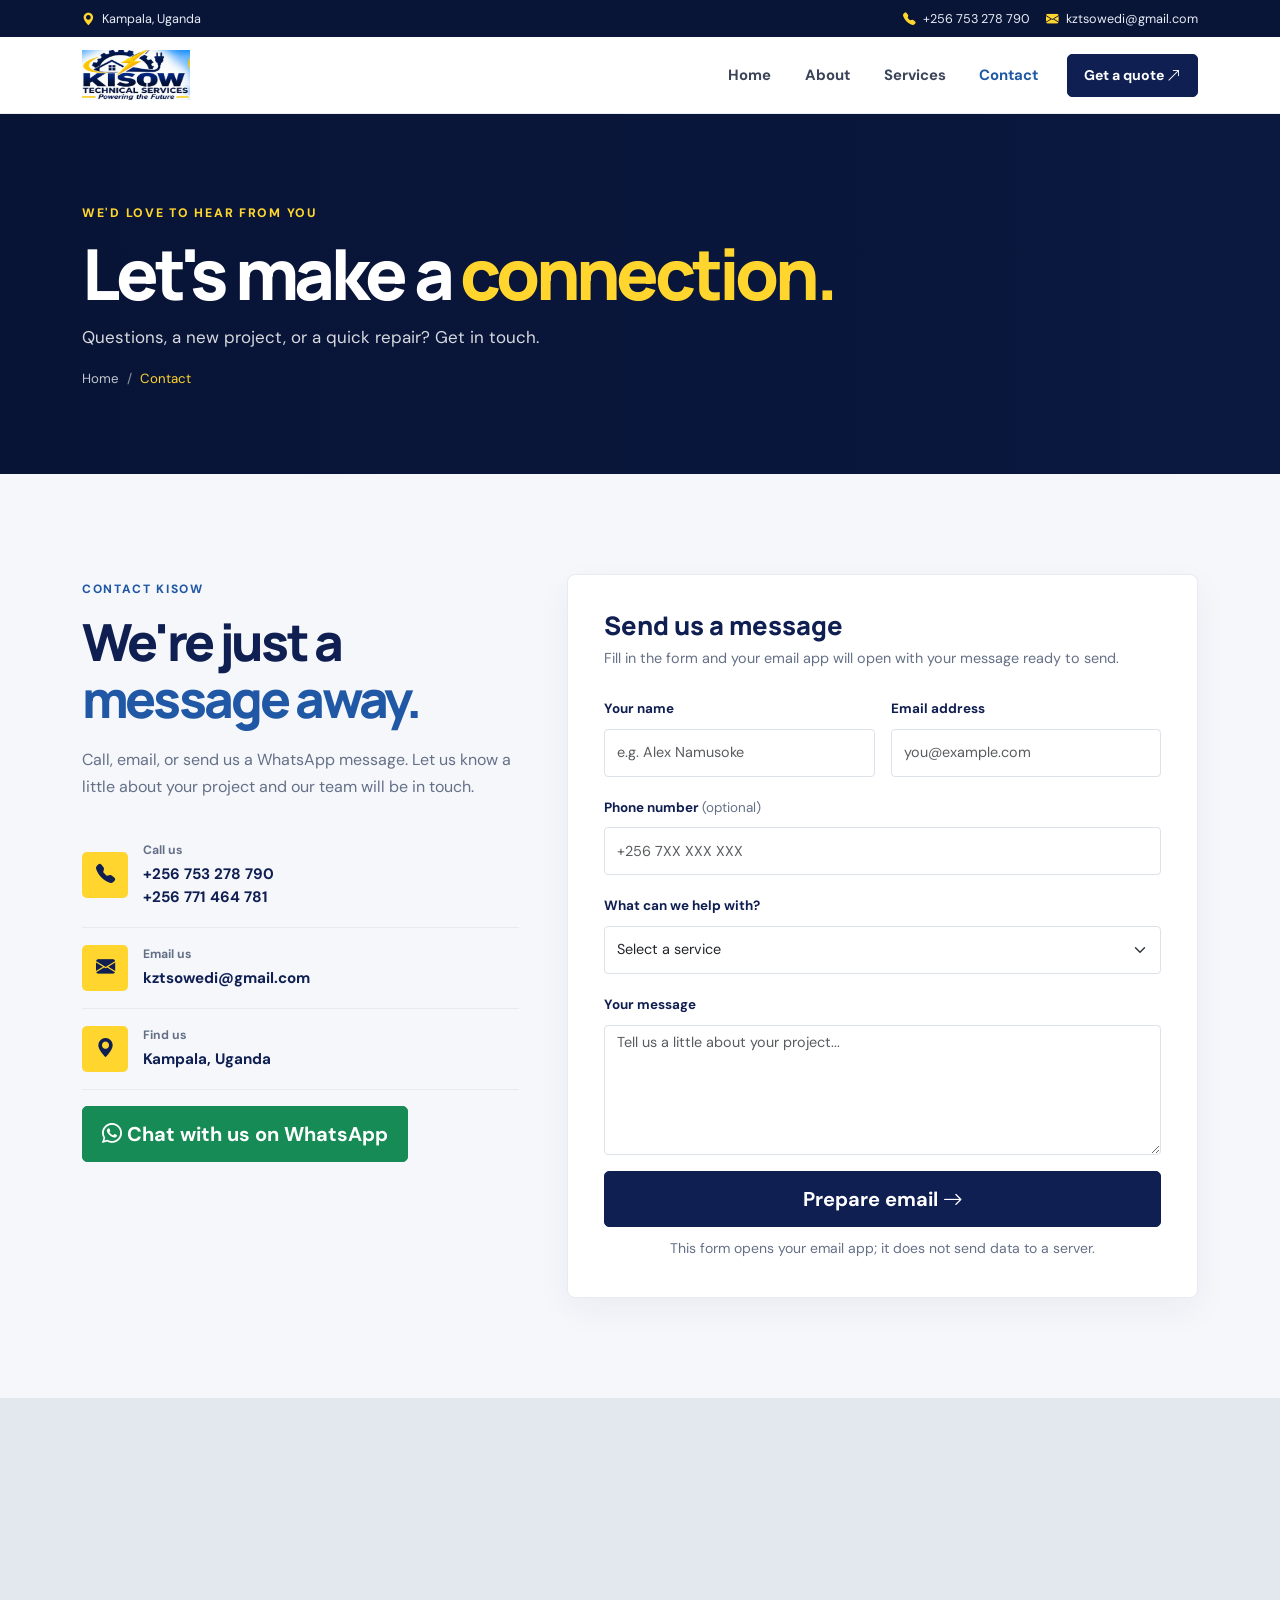
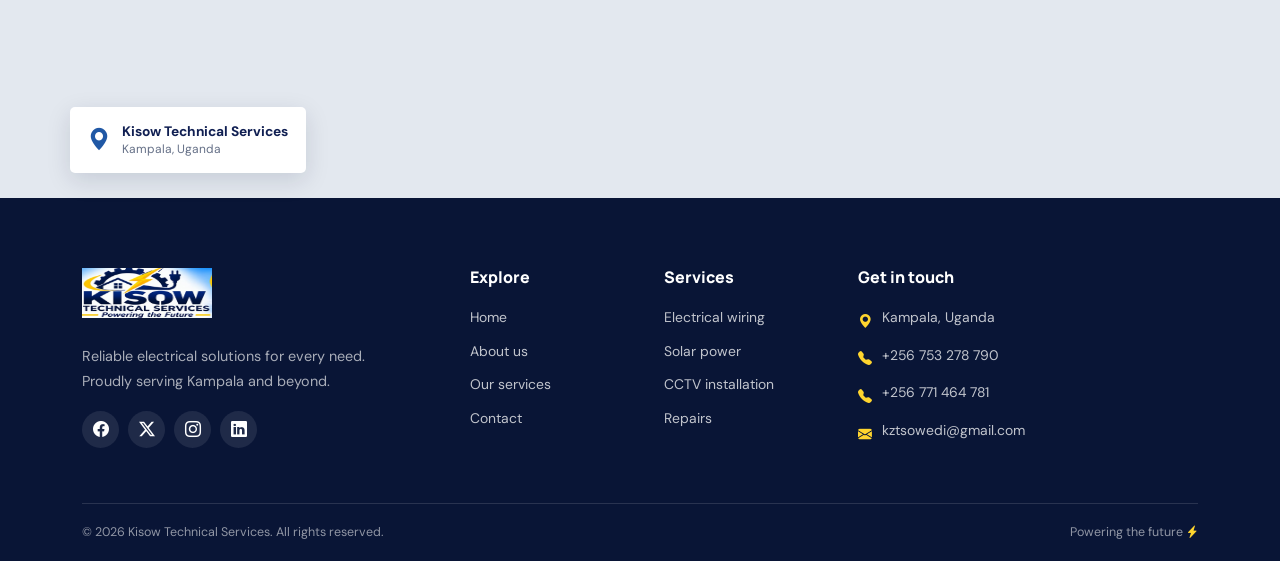
<file: contact.html>
<!doctype html>
<html lang="en">
<head>
  <meta charset="utf-8">
  <meta name="viewport" content="width=device-width, initial-scale=1">
  <meta name="description" content="Contact Kisow Technical Services in Kampala for electrical wiring, solar, CCTV, repairs, and other electrical projects.">
  <title>Contact Us | Kisow Technical Services</title>
  <link rel="preconnect" href="https://fonts.googleapis.com">
  <link rel="preconnect" href="https://fonts.gstatic.com" crossorigin>
  <link href="https://fonts.googleapis.com/css2?family=DM+Sans:wght@400;500;600;700&family=Manrope:wght@400;500;600;700;800&display=swap" rel="stylesheet">
  <link href="https://cdn.jsdelivr.net/npm/bootstrap@5.3.3/dist/css/bootstrap.min.css" rel="stylesheet">
  <link href="https://cdn.jsdelivr.net/npm/bootstrap-icons@1.11.3/font/bootstrap-icons.min.css" rel="stylesheet">
  <link href="https://cdnjs.cloudflare.com/ajax/libs/animate.css/4.1.1/animate.min.css" rel="stylesheet">
  <link rel="icon" type="image/png" href="assets/images/kisow-logo.png">
  <link rel="apple-touch-icon" href="assets/images/kisow-logo.png">
  <link href="assets/css/styles.css" rel="stylesheet">
</head>
<body>
  <div class="topbar"><div class="container d-flex flex-wrap justify-content-between align-items-center gap-2"><span><i class="bi bi-geo-alt-fill"></i> Kampala, Uganda</span><div class="d-flex flex-wrap gap-3"><a href="tel:+256753278790"><i class="bi bi-telephone-fill"></i> +256 753 278 790</a><a href="mailto:kztsowedi@gmail.com"><i class="bi bi-envelope-fill"></i> kztsowedi@gmail.com</a></div></div></div>
  <nav class="navbar navbar-expand-lg sticky-top site-nav" aria-label="Main navigation"><div class="container">
    <a class="navbar-brand brand" href="index.html" aria-label="Kisow Technical Services home"><img class="brand-logo" src="assets/images/kisow-logo.png" alt="Kisow Technical Services"></a>
    <button class="navbar-toggler" type="button" data-bs-toggle="collapse" data-bs-target="#mainNav" aria-controls="mainNav" aria-expanded="false" aria-label="Toggle navigation"><span class="navbar-toggler-icon"></span></button>
    <div class="collapse navbar-collapse" id="mainNav"><ul class="navbar-nav ms-auto align-items-lg-center gap-lg-2">
      <li class="nav-item"><a class="nav-link" href="index.html">Home</a></li><li class="nav-item"><a class="nav-link" href="about.html">About</a></li><li class="nav-item"><a class="nav-link" href="services.html">Services</a></li><li class="nav-item"><a class="nav-link active" aria-current="page" href="contact.html">Contact</a></li><li class="nav-item ms-lg-2"><a class="btn btn-primary nav-cta" href="contact.html">Get a quote <i class="bi bi-arrow-up-right"></i></a></li>
    </ul></div>
  </div></nav>
  <main>
    <section class="page-hero contact-hero"><div class="container"><span class="eyebrow animate__animated animate__fadeInDown">We'd love to hear from you</span><h1 class="animate__animated animate__fadeInUp">Let's make a <span>connection.</span></h1><p>Questions, a new project, or a quick repair? Get in touch.</p><nav aria-label="Breadcrumb"><ol class="breadcrumb"><li class="breadcrumb-item"><a href="index.html">Home</a></li><li class="breadcrumb-item active" aria-current="page">Contact</li></ol></nav></div></section>
    <section class="section-space contact-section"><div class="container"><div class="row g-5">
      <div class="col-lg-5"><span class="section-kicker">Contact Kisow</span><h2 class="section-title">We're just a<br><span>message away.</span></h2><p class="text-muted mb-4">Call, email, or send us a WhatsApp message. Let us know a little about your project and our team will be in touch.</p>
        <div class="contact-info-card"><span class="contact-icon"><i class="bi bi-telephone-fill"></i></span><div><small>Call us</small><a href="tel:+256753278790">+256 753 278 790</a><a href="tel:+256771464781">+256 771 464 781</a></div></div>
        <div class="contact-info-card"><span class="contact-icon"><i class="bi bi-envelope-fill"></i></span><div><small>Email us</small><a href="mailto:kztsowedi@gmail.com">kztsowedi@gmail.com</a></div></div>
        <div class="contact-info-card"><span class="contact-icon"><i class="bi bi-geo-alt-fill"></i></span><div><small>Find us</small><span>Kampala, Uganda</span></div></div>
        <a class="btn btn-whatsapp btn-lg mt-3" href="https://wa.me/256753278790" target="_blank" rel="noopener noreferrer"><i class="bi bi-whatsapp"></i> Chat with us on WhatsApp</a>
      </div>
      <div class="col-lg-7"><form class="contact-form" id="contactForm">
        <h2>Send us a message</h2><p>Fill in the form and your email app will open with your message ready to send.</p>
        <div class="row g-3">
          <div class="col-md-6"><label class="form-label" for="name">Your name</label><input class="form-control" id="name" name="name" type="text" autocomplete="name" placeholder="e.g. Alex Namusoke" required></div>
          <div class="col-md-6"><label class="form-label" for="email">Email address</label><input class="form-control" id="email" name="email" type="email" autocomplete="email" placeholder="you@example.com" required></div>
          <div class="col-12"><label class="form-label" for="phone">Phone number <span class="optional">(optional)</span></label><input class="form-control" id="phone" name="phone" type="tel" autocomplete="tel" placeholder="+256 7XX XXX XXX"></div>
          <div class="col-12"><label class="form-label" for="service">What can we help with?</label><select class="form-select" id="service" name="service"><option value="">Select a service</option><option>Domestic &amp; commercial wiring</option><option>Industrial electrical installation</option><option>Solar power systems</option><option>Electrical repairs &amp; maintenance</option><option>Power distribution &amp; control systems</option><option>CCTV camera installation</option><option>Yaka application &amp; installation</option><option>Wooden power lines</option><option>Other</option></select></div>
          <div class="col-12"><label class="form-label" for="message">Your message</label><textarea class="form-control" id="message" name="message" rows="5" placeholder="Tell us a little about your project..." required></textarea></div>
          <div class="col-12"><button class="btn btn-primary btn-lg w-100" type="submit">Prepare email <i class="bi bi-arrow-right"></i></button><div class="form-status" id="formStatus" role="status" aria-live="polite"></div><small class="form-note">This form opens your email app; it does not send data to a server.</small></div>
        </div>
      </form></div>
    </div></div></section>
    <section class="map-section"><iframe title="Map showing Kampala, Uganda" src="https://maps.google.com/maps?q=Kampala%2C%20Uganda&t=&z=12&ie=UTF8&iwloc=&output=embed" loading="lazy" referrerpolicy="no-referrer-when-downgrade" allowfullscreen></iframe><div class="map-label"><i class="bi bi-geo-alt-fill"></i><span><strong>Kisow Technical Services</strong><small>Kampala, Uganda</small></span></div></section>
  </main>
  <footer class="site-footer"><div class="container"><div class="row g-5">
    <div class="col-lg-4"><a class="brand footer-brand" href="index.html"><img class="brand-logo" src="assets/images/kisow-logo.png" alt="Kisow Technical Services"></a><p class="footer-about">Reliable electrical solutions for every need. Proudly serving Kampala and beyond.</p><div class="social-links" aria-label="Social media"><a href="https://www.facebook.com/" aria-label="Facebook" target="_blank" rel="noopener noreferrer"><i class="bi bi-facebook"></i></a><a href="https://twitter.com/" aria-label="Twitter" target="_blank" rel="noopener noreferrer"><i class="bi bi-twitter-x"></i></a><a href="https://www.instagram.com/" aria-label="Instagram" target="_blank" rel="noopener noreferrer"><i class="bi bi-instagram"></i></a><a href="https://www.linkedin.com/" aria-label="LinkedIn" target="_blank" rel="noopener noreferrer"><i class="bi bi-linkedin"></i></a></div></div>
    <div class="col-6 col-lg-2"><h2 class="footer-title">Explore</h2><ul class="footer-links"><li><a href="index.html">Home</a></li><li><a href="about.html">About us</a></li><li><a href="services.html">Our services</a></li><li><a href="contact.html">Contact</a></li></ul></div>
    <div class="col-6 col-lg-2"><h2 class="footer-title">Services</h2><ul class="footer-links"><li><a href="services.html#wiring">Electrical wiring</a></li><li><a href="services.html#solar">Solar power</a></li><li><a href="services.html#cctv">CCTV installation</a></li><li><a href="services.html#repairs">Repairs</a></li></ul></div>
    <div class="col-lg-4"><h2 class="footer-title">Get in touch</h2><ul class="footer-contact"><li><i class="bi bi-geo-alt-fill"></i><span>Kampala, Uganda</span></li><li><i class="bi bi-telephone-fill"></i><a href="tel:+256753278790">+256 753 278 790</a></li><li><i class="bi bi-telephone-fill"></i><a href="tel:+256771464781">+256 771 464 781</a></li><li><i class="bi bi-envelope-fill"></i><a href="mailto:kztsowedi@gmail.com">kztsowedi@gmail.com</a></li></ul></div>
  </div><div class="footer-bottom"><span>© <span data-current-year>2026</span> Kisow Technical Services. All rights reserved.</span><span>Powering the future <i class="bi bi-lightning-charge-fill"></i></span></div></div></footer>
  <script src="https://cdn.jsdelivr.net/npm/bootstrap@5.3.3/dist/js/bootstrap.bundle.min.js"></script><script src="assets/js/main.js"></script>
</body>
</html>
</file>
<file: assets/css/styles.css>
/* Kisow palette: ink navy, electric blue, warm yellow, and clean ivory. */
:root {
  --navy: #101f52;
  --navy-deep: #091536;
  --blue: #2058a5;
  --yellow: #ffd52e;
  --ivory: #fffdf6;
  --soft: #f5f7fb;
  --text: #18213a;
  --muted: #657087;
  --border: #e7eaf0;
  --font-body: "DM Sans", sans-serif;
  --font-heading: "Manrope", sans-serif;
}

* { box-sizing: border-box; }
html { scroll-behavior: smooth; scroll-padding-top: 90px; }
body { margin: 0; color: var(--text); font-family: var(--font-body); font-size: 16px; line-height: 1.7; }
a { color: inherit; text-decoration: none; }
a:hover { color: var(--blue); }
img { max-width: 100%; }
.topbar { background: var(--navy-deep); color: #e8edf7; font-size: .79rem; padding: 8px 0; }
.topbar .container > span, .topbar a { display: inline-flex; align-items: center; gap: 7px; }
.topbar i { color: var(--yellow); }
.topbar a:hover { color: var(--yellow); }
.site-nav { z-index: 1000; background: rgba(255,255,255,.97); border-bottom: 1px solid rgba(16,31,82,.08); }
.brand { display: inline-flex; align-items: center; color: var(--navy); }
.brand:hover { color: var(--navy); }
.brand-logo { display: block; width: 108px; height: 50px; }
.navbar-nav .nav-link { color: #3a4358; padding: .7rem .8rem !important; font-size: .93rem; font-weight: 700; }
.navbar-nav .nav-link:hover, .navbar-nav .nav-link.active { color: var(--blue); }
.btn { border-radius: 5px; font-weight: 700; padding: .75rem 1.2rem; }
.btn-primary { --bs-btn-bg: var(--navy); --bs-btn-border-color: var(--navy); --bs-btn-hover-bg: var(--blue); --bs-btn-hover-border-color: var(--blue); --bs-btn-active-bg: var(--blue); --bs-btn-active-border-color: var(--blue); }
.btn-yellow { background: var(--yellow); border: 2px solid var(--yellow); color: var(--navy-deep); }
.btn-yellow:hover { background: #ffe26a; border-color: #ffe26a; color: var(--navy-deep); transform: translateY(-2px); }
.nav-cta { padding: .62rem 1rem; font-size: .88rem; }
.navbar-toggler { border-color: var(--border); }
.navbar-toggler:focus { box-shadow: 0 0 0 .2rem rgba(32,88,165,.16); }

.hero-carousel, .hero-carousel .carousel, .hero-carousel .carousel-inner, .hero-carousel .carousel-item { height: min(690px, 76vh); min-height: 540px; }
.hero-carousel { position: relative; }
.hero-image { height: 100%; object-fit: cover; object-position: center 54%; }
.hero-shade { position: absolute; inset: 0; background: linear-gradient(90deg, rgba(7,19,51,.88) 0%, rgba(7,19,51,.66) 48%, rgba(7,19,51,.12) 100%); }
.carousel-caption { left: 50%; right: auto; bottom: auto; top: 50%; transform: translate(-50%,-46%); padding: 0 12px 35px; }
.carousel-caption .eyebrow { margin-bottom: 18px; }
.eyebrow { display: inline-block; color: var(--yellow); font-size: .77rem; font-weight: 800; letter-spacing: .14em; text-transform: uppercase; }
.carousel-caption h1, .carousel-caption h2 { max-width: 800px; margin: 0 0 16px; color: white; font-family: var(--font-heading); font-size: clamp(2.8rem, 6vw, 5rem); font-weight: 800; letter-spacing: -.055em; line-height: 1.08; }
.carousel-caption h1 span, .carousel-caption h2 span { color: var(--yellow); }
.carousel-caption p { max-width: 610px; margin: 0 0 27px; color: rgba(255,255,255,.86); font-size: 1.07rem; }
.carousel-caption .btn-outline-light:hover { color: var(--navy); }
.carousel-indicators { z-index: 4; margin-bottom: 49px; }
.carousel-control-prev, .carousel-control-next { z-index: 4; width: 8%; }
.hero-note { position: absolute; right: 0; bottom: 0; left: 0; z-index: 4; display: flex; justify-content: center; align-items: center; gap: 15px; min-height: 50px; background: var(--yellow); color: var(--navy); font-size: .83rem; font-weight: 800; }
.hero-note i { font-size: 1rem; }
.hero-note > span { width: 4px; height: 4px; background: var(--navy); border-radius: 50%; }
.section-space { padding: 100px 0; }
.section-kicker { display: inline-block; margin-bottom: 13px; color: var(--blue); font-size: .75rem; font-weight: 800; letter-spacing: .14em; text-transform: uppercase; }
.section-title { margin: 0 0 18px; color: var(--navy); font-family: var(--font-heading); font-size: clamp(2.2rem,4vw,3.35rem); font-weight: 800; letter-spacing: -.055em; line-height: 1.12; }
.section-title span { color: var(--blue); }
.section-lead { color: var(--text); font-size: 1.12rem; font-weight: 600; line-height: 1.7; }
.text-muted { color: var(--muted) !important; }
.image-stack { position: relative; padding: 0 35px 30px 0; }
.intro-image { position: relative; z-index: 1; width: 100%; height: 470px; border-radius: 8px; object-fit: cover; }
.image-accent { position: absolute; right: 0; bottom: 0; width: 72%; height: 75%; border: 8px solid var(--yellow); border-radius: 8px; }
.experience-badge { position: absolute; right: 7px; bottom: 63px; z-index: 2; display: flex; flex-direction: column; align-items: flex-start; padding: 16px 21px; color: var(--navy); background: var(--yellow); border-radius: 5px; box-shadow: 0 9px 24px rgba(9,21,54,.16); }
.experience-badge strong { font-family: var(--font-heading); font-size: 1.3rem; font-weight: 800; line-height: 1.2; }
.experience-badge span { font-size: .77rem; font-weight: 700; }
.experience-badge i { position: absolute; top: -13px; right: -10px; font-size: 1.7rem; }
.text-link { display: inline-flex; align-items: center; gap: 9px; margin-top: 6px; color: var(--blue); font-weight: 800; }
.text-link:hover { gap: 14px; color: var(--navy); }
.trust-points { display: flex; flex-wrap: wrap; gap: 25px; padding-top: 28px; margin-top: 28px; border-top: 1px solid var(--border); }
.trust-points > div { display: flex; align-items: center; gap: 10px; color: var(--navy); font-size: .8rem; font-weight: 800; line-height: 1.35; }
.trust-points i { color: var(--blue); font-size: 1.5rem; }
.services-section, .values-section { background: var(--soft); }
.section-heading { max-width: 700px; margin: 0 auto; }
.section-heading > p { color: var(--muted); }
.service-card { height: 100%; padding: 31px 27px 25px; background: #fff; border: 1px solid var(--border); border-radius: 7px; transition: transform .22s ease, box-shadow .22s ease, border-color .22s ease; }
.service-card:hover, .detail-card:hover { transform: translateY(-5px); border-color: rgba(32,88,165,.28); box-shadow: 0 18px 38px rgba(16,31,82,.09); }
.service-icon { display: grid; place-items: center; width: 54px; height: 54px; margin-bottom: 22px; color: var(--navy); background: #fff3bd; border-radius: 5px; font-size: 1.55rem; }
.service-card h3, .value-card h3 { margin-bottom: 10px; color: var(--navy); font-family: var(--font-heading); font-size: 1.15rem; font-weight: 800; }
.service-card p, .value-card p { margin-bottom: 18px; color: var(--muted); font-size: .93rem; }
.service-card > a, .detail-body > a { display: inline-flex; align-items: center; gap: 8px; color: var(--blue); font-size: .87rem; font-weight: 800; }
.service-card > a:hover, .detail-body > a:hover { gap: 13px; color: var(--navy); }
.cta-band { padding: 55px 0; color: white; background: var(--navy); }
.cta-band .section-kicker { margin-bottom: 7px; color: var(--yellow); }
.cta-band h2 { margin: 0 0 6px; color: white; font-family: var(--font-heading); font-size: clamp(1.7rem,3vw,2.4rem); font-weight: 800; letter-spacing: -.04em; }
.cta-band p { margin: 0; color: rgba(255,255,255,.72); }
.btn-outline-light { border-width: 2px; }

.site-footer { padding: 70px 0 0; color: rgba(255,255,255,.75); background: var(--navy-deep); }
.footer-brand { color: #fff; }
.footer-brand:hover { color: #fff; }
.footer-brand .brand-logo { width: 130px; }
.footer-about { max-width: 320px; margin: 18px 0; color: rgba(255,255,255,.65); font-size: .9rem; }
.social-links { display: flex; gap: 9px; }
.social-links a { display: grid; place-items: center; width: 37px; height: 37px; color: #fff; background: rgba(255,255,255,.09); border-radius: 50%; transition: background .2s ease, color .2s ease; }
.social-links a:hover { color: var(--navy); background: var(--yellow); }
.footer-title { margin-bottom: 19px; color: #fff; font-family: var(--font-heading); font-size: 1rem; font-weight: 800; }
.footer-links, .footer-contact { display: grid; gap: 10px; padding: 0; margin: 0; list-style: none; font-size: .87rem; }
.footer-links a:hover, .footer-contact a:hover { color: var(--yellow); }
.footer-contact li { display: flex; align-items: flex-start; gap: 10px; }
.footer-contact i { margin-top: 4px; color: var(--yellow); }
.footer-bottom { display: flex; flex-wrap: wrap; justify-content: space-between; gap: 12px; margin-top: 55px; padding: 18px 0; border-top: 1px solid rgba(255,255,255,.13); color: rgba(255,255,255,.55); font-size: .78rem; }
.footer-bottom i { color: var(--yellow); }

.page-hero { position: relative; display: flex; align-items: center; min-height: 360px; padding: 65px 0; overflow: hidden; color: #fff; background-color: var(--navy); background-position: center 55%; background-size: cover; }
.page-hero::before { position: absolute; inset: 0; content: ""; background: linear-gradient(90deg, rgba(7,19,51,.91), rgba(7,19,51,.6)); }
.page-hero .container { position: relative; z-index: 1; }
.page-hero h1 { max-width: 850px; margin: 10px 0; color: white; font-family: var(--font-heading); font-size: clamp(2.5rem,5.5vw,4.4rem); font-weight: 800; letter-spacing: -.06em; line-height: 1.1; }
.page-hero h1 span { color: var(--yellow); }
.page-hero p { margin-bottom: 17px; color: rgba(255,255,255,.84); font-size: 1.06rem; }
.page-hero .breadcrumb { margin: 0; }
.page-hero .breadcrumb-item, .page-hero .breadcrumb-item a { color: rgba(255,255,255,.75); font-size: .83rem; }
.page-hero .breadcrumb-item.active { color: var(--yellow); }
.page-hero .breadcrumb-item + .breadcrumb-item::before { color: rgba(255,255,255,.55); }
.about-hero { background-image: url("https://images.pexels.com/photos/257700/pexels-photo-257700.jpeg?auto=compress&cs=tinysrgb&w=1800"); }
.services-hero { background-image: url("https://images.pexels.com/photos/159160/electrical-cable-ec-electrical-159160.jpeg?auto=compress&cs=tinysrgb&w=1800"); }
.contact-hero { background-image: url("https://images.pexels.com/photos/106399/pexels-photo-106399.jpeg?auto=compress&cs=tinysrgb&w=1800"); }
.about-image-stack .intro-image { height: 500px; }
.value-card { height: 100%; padding: 32px; background: #fff; border: 1px solid var(--border); border-radius: 7px; }
.value-card p { margin-bottom: 0; }

.services-page { background: #fff; }
.detail-card { height: 100%; overflow: hidden; background: #fff; border: 1px solid var(--border); border-radius: 7px; transition: transform .22s ease, box-shadow .22s ease, border-color .22s ease; scroll-margin-top: 95px; }
.detail-image { position: relative; height: 220px; background: #e9edf4; }
.detail-image img { width: 100%; height: 100%; object-fit: cover; }
.detail-icon { position: absolute; bottom: -24px; left: 24px; display: grid; place-items: center; width: 52px; height: 52px; color: var(--navy); background: var(--yellow); border: 4px solid white; border-radius: 6px; font-size: 1.4rem; }
.detail-body { padding: 36px 24px 24px; }
.card-label { color: var(--blue); font-size: .7rem; font-weight: 800; letter-spacing: .1em; text-transform: uppercase; }
.detail-body h2 { margin: 8px 0 11px; color: var(--navy); font-family: var(--font-heading); font-size: 1.16rem; font-weight: 800; line-height: 1.4; }
.detail-body p { min-height: 76px; color: var(--muted); font-size: .89rem; }

.contact-section { background: var(--soft); }
.contact-info-card { display: flex; align-items: center; gap: 15px; padding: 17px 0; border-bottom: 1px solid var(--border); }
.contact-icon { display: grid; flex: 0 0 auto; place-items: center; width: 46px; height: 46px; color: var(--navy); background: var(--yellow); border-radius: 5px; font-size: 1.2rem; }
.contact-info-card > div { display: flex; flex-direction: column; line-height: 1.55; }
.contact-info-card small { margin-bottom: 3px; color: var(--muted); font-size: .76rem; font-weight: 700; }
.contact-info-card a, .contact-info-card span:not(.contact-icon) { color: var(--navy); font-size: .95rem; font-weight: 700; }
.contact-info-card a:hover { color: var(--blue); }
.btn-whatsapp { color: white; background: #168b55; border-color: #168b55; }
.btn-whatsapp:hover { color: white; background: #117445; border-color: #117445; }
.contact-form { padding: 36px; background: #fff; border: 1px solid var(--border); border-radius: 8px; box-shadow: 0 12px 35px rgba(16,31,82,.05); }
.contact-form h2 { margin-bottom: 4px; color: var(--navy); font-family: var(--font-heading); font-size: 1.6rem; font-weight: 800; }
.contact-form > p { margin-bottom: 23px; color: var(--muted); font-size: .9rem; }
.form-label { color: var(--navy); font-size: .84rem; font-weight: 700; }
.form-label .optional { color: var(--muted); font-weight: 400; }
.form-control, .form-select { min-height: 48px; border-color: #dce1ea; border-radius: 4px; font-size: .9rem; }
textarea.form-control { min-height: 130px; resize: vertical; }
.form-control:focus, .form-select:focus { border-color: var(--blue); box-shadow: 0 0 0 .2rem rgba(32,88,165,.13); }
.form-note { display: block; margin-top: 10px; color: var(--muted); text-align: center; }
.form-status { margin-top: 9px; color: var(--navy); font-size: .88rem; text-align: center; }
.map-section { position: relative; height: 400px; background: #e3e8ef; }
.map-section iframe { width: 100%; height: 100%; border: 0; }
.map-label { position: absolute; bottom: 25px; left: max(24px, calc((100% - 1140px) / 2)); display: flex; align-items: center; gap: 12px; padding: 14px 18px; background: #fff; border-radius: 5px; box-shadow: 0 7px 25px rgba(9,21,54,.13); }
.map-label > i { color: var(--blue); font-size: 1.4rem; }
.map-label span { display: flex; flex-direction: column; line-height: 1.4; }
.map-label strong { color: var(--navy); font-size: .86rem; }
.map-label small { color: var(--muted); font-size: .75rem; }

@media (max-width: 991.98px) {
  .navbar-collapse { padding: 10px 0 17px; }
  .navbar-nav .nav-link { padding: .55rem .25rem !important; }
  .nav-cta { margin-top: 7px; }
  .hero-carousel, .hero-carousel .carousel, .hero-carousel .carousel-inner, .hero-carousel .carousel-item { height: 610px; min-height: 500px; }
  .carousel-caption { width: min(100% - 100px, 760px); }
  .section-space { padding: 78px 0; }
}
@media (max-width: 575.98px) {
  body { font-size: 15px; }
  .topbar { font-size: .72rem; }
  .topbar .container { justify-content: center !important; }
  .topbar .container > div { justify-content: center; }
  .brand-logo { width: 96px; }
  .footer-brand .brand-logo { width: 118px; }
  .hero-carousel, .hero-carousel .carousel, .hero-carousel .carousel-inner, .hero-carousel .carousel-item { height: 580px; min-height: 480px; }
  .hero-image { object-position: 58% center; }
  .hero-shade { background: linear-gradient(90deg, rgba(7,19,51,.88), rgba(7,19,51,.55)); }
  .carousel-caption { width: 100%; padding: 0 32px 38px; }
  .carousel-caption h1, .carousel-caption h2 { font-size: 2.8rem; }
  .carousel-caption p { font-size: .95rem; }
  .carousel-caption .btn { padding: .65rem .82rem; font-size: .85rem; }
  .carousel-control-prev, .carousel-control-next { width: 9%; }
  .hero-note { gap: 7px; min-height: 45px; font-size: .66rem; }
  .hero-note > span { width: 3px; height: 3px; }
  .section-space { padding: 65px 0; }
  .intro-image { height: 360px; }
  .image-stack { padding-right: 20px; }
  .experience-badge { right: 0; bottom: 48px; padding: 12px 15px; }
  .trust-points { gap: 15px; }
  .trust-points > div { font-size: .72rem; }
  .service-card { padding: 25px 22px; }
  .cta-band { padding: 42px 0; }
  .cta-band .btn { font-size: .9rem; }
  .site-footer { padding-top: 55px; }
  .footer-bottom { margin-top: 38px; }
  .page-hero { min-height: 320px; padding: 53px 0; }
  .page-hero p { font-size: .95rem; }
  .about-image-stack .intro-image { height: 390px; }
  .contact-form { padding: 25px 20px; }
  .map-section { height: 330px; }
  .map-label { bottom: 15px; left: 15px; }
}
@media (prefers-reduced-motion: reduce) {
  *, *::before, *::after { scroll-behavior: auto !important; transition-duration: .01ms !important; animation-duration: .01ms !important; animation-iteration-count: 1 !important; }
}
</file>
